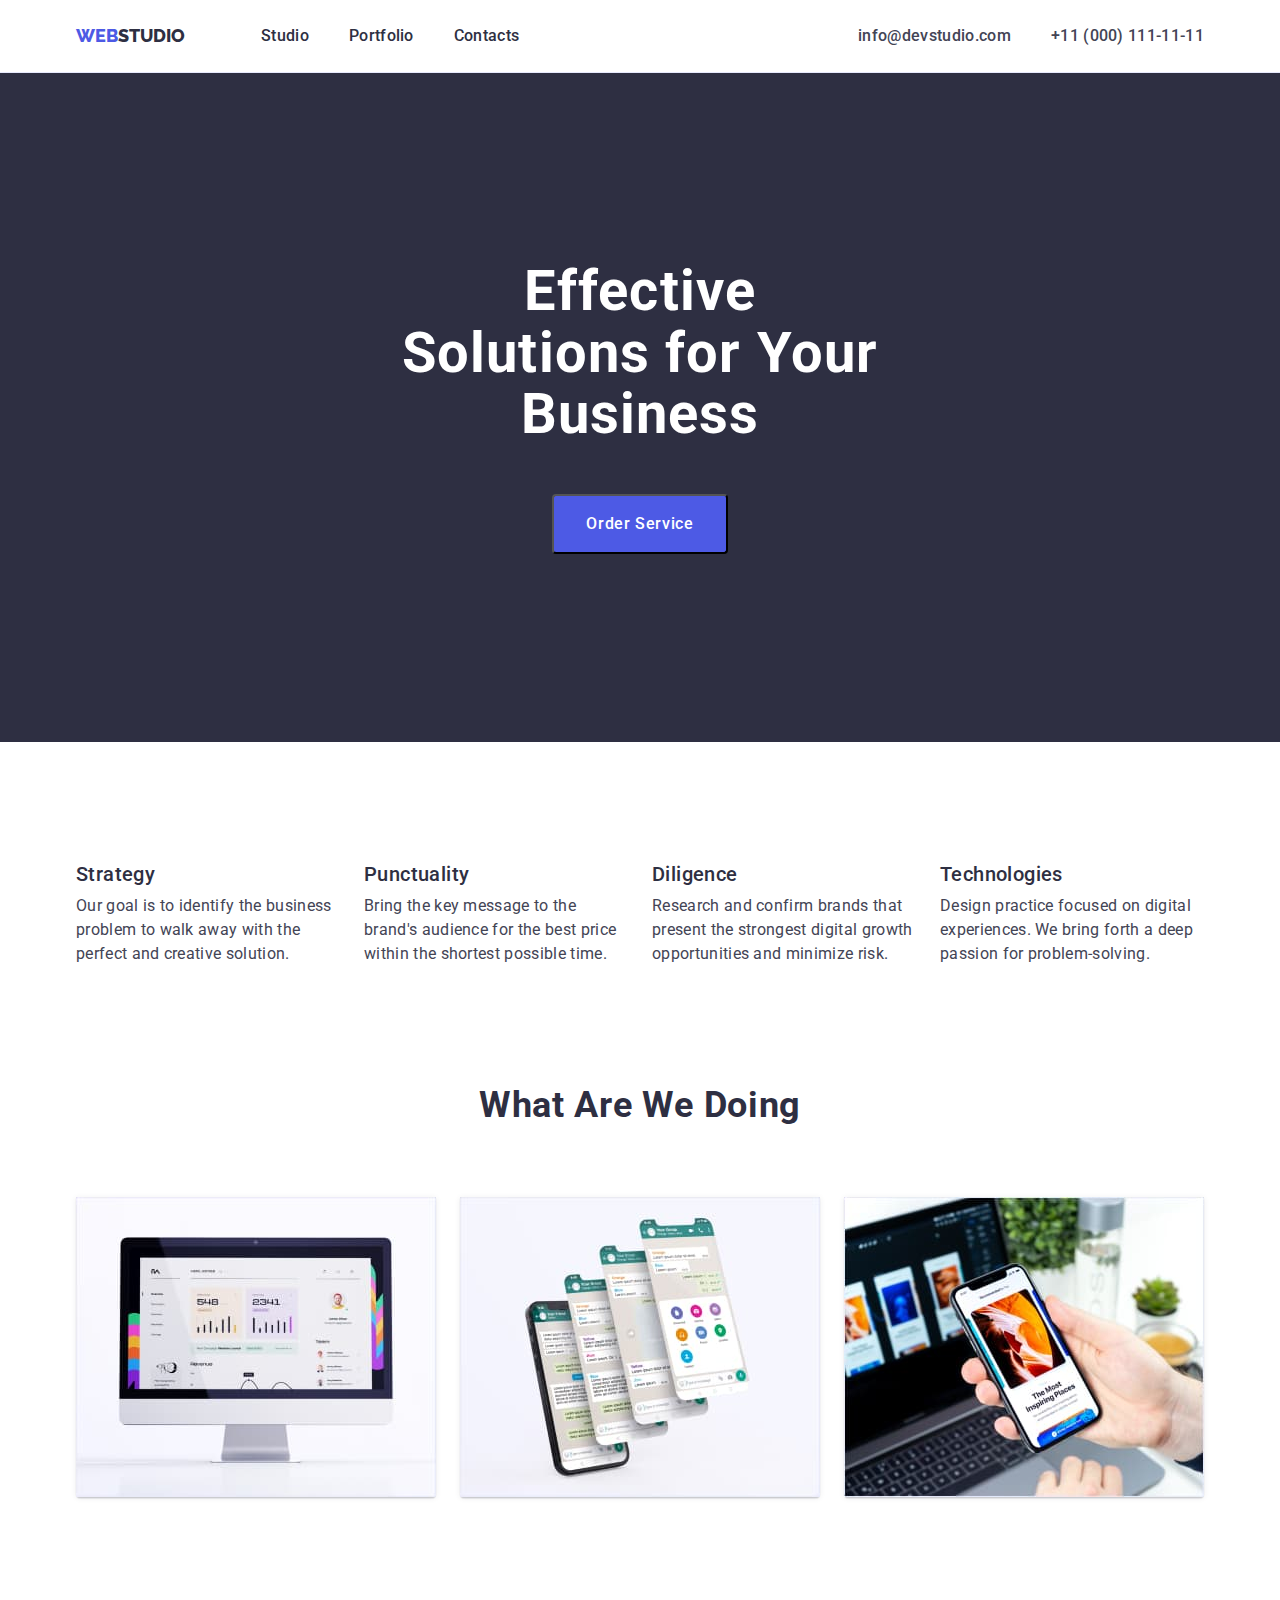
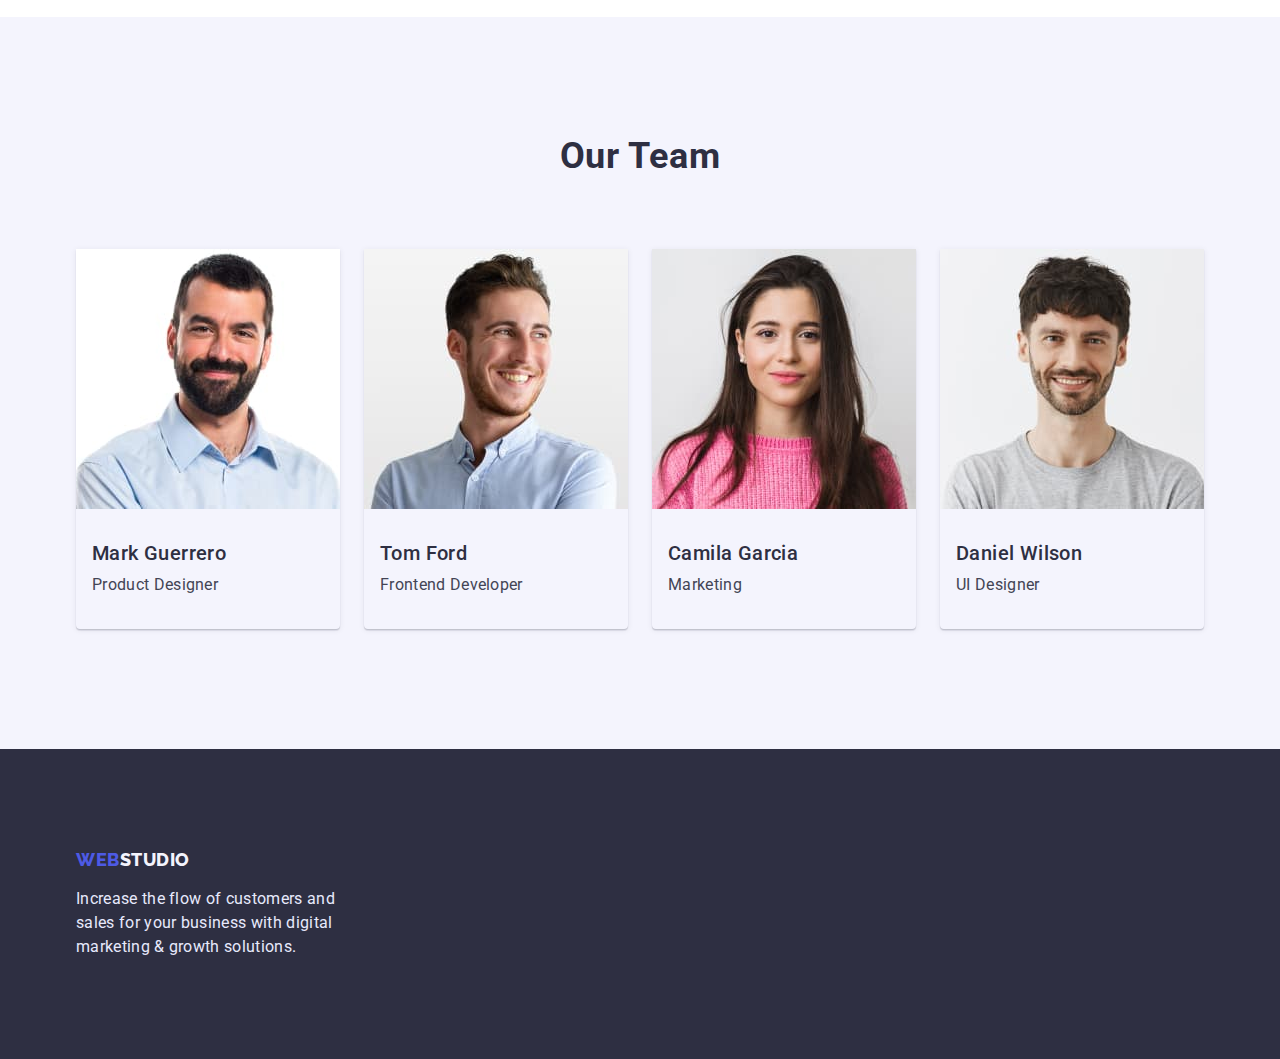
<file: index.html>
<!DOCTYPE html>
<html lang="en">
  <head>
    <meta charset="UTF-8" />
    <meta http-equiv="X-UA-Compatible" content="IE=edge" />
    <meta name="viewport" content="width=device-width, initial-scale=1.0" />
    <title>Document</title>
    
    <link rel="preconnect" href="https://fonts.googleapis.com" />
    <link rel="preconnect" href="https://fonts.gstatic.com" crossorigin />
    <link
      href="https://fonts.googleapis.com/css2?family=Raleway:wght@800&family=Roboto:wght@400;500;700&display=swap"
      rel="stylesheet"
    />
    <link
      rel="stylesheet"
      href="https://cdnjs.cloudflare.com/ajax/libs/modern-normalize/1.1.0/modern-normalize.min.css"
    />
    <link rel="stylesheet" href="./css/styles.css" />
  </head>
  <body>
    <header class="headert">
      <div class="container">
        <div class="div-flex">
          <nav class="navigation">
            
            <a href="./index.html" class="logo"><span>Web</span>Studio</a>

            <ul class="site-nav">
              <li class="nav-flex">
                <a class="nav" href="./index.html">Studio</a>
              </li>
              <li class="nav-flex">
                <a class="nav" href="./portfolio.html">Portfolio</a>
              </li>
              <li class="nav-flex"><a class="nav" href="">Contacts</a></li>
            </ul>
          
          <address class="holder">
            <ul class="address-list-item">
              <li class="nav-flex">
                <a class="address-list" href="mailto:info@devstudio.com"
                  >info@devstudio.com</a
                >
              </li>
              <li class="nav-flex">
                <a class="address-list-tel" href="tel:+110001111111"
                  >+11 (000) 111-11-11</a
                >
              </li>
            </ul>
          </address>
        </nav>
      </div>
    </header>
    <main>
      <section class="thumbnail">
        <div class="container">
        <h1 class="title">Effective Solutions for Your Business</h1>

        <button class="btn" type="button">Order Service</button>
        </div>
      </section>

      <section class="section">
        <div class="container">
          <h2 hidden>features</h2>

          <ul class="aside">
            <li class="excerpt">
              <h3 class="subject">Strategy</h3>
              <p class="item">
                Our goal is to identify the business problem to walk away with
                the perfect and creative solution.
              </p>
            </li>
            <li class="excerpt">
              <h3 class="subject">Punctuality</h3>
              <p class="item">
                Bring the key message to the brand's audience for the best price
                within the shortest possible time.
              </p>
            </li>
            <li class="excerpt">
              <h3 class="subject">Diligence</h3>
              <p class="item">
                Research and confirm brands that present the strongest digital
                growth opportunities and minimize risk.
              </p>
            </li>
            <li class="excerpt">
              <h3 class="subject">Technologies</h3>
              <p class="item">
                Design practice focused on digital experiences. We bring forth a
                deep passion for problem-solving.
              </p>
            </li>
          </ul>
        </div>
      </section>
      <section class="content">
        <div class="container">
          <h2 class="heading">What are we doing</h2>
          <ul class="pic">
            <li class="image">
              <img
                src="./images/photo1.jpg"
                alt="monitor of computer"
                width="360"
              />
            </li>
            <li class="image">
              <img
                src="./images/photo2.jpg"
                alt="step-by-step instructions for services"
                width="360"
              />
            </li>
            <li class="image">
              <img src="./images/photo3.jpg" alt="phone in hand" width="360" />
            </li>
          </ul>
        </div>
      </section>
      <section class="inner">
        <div class="container">
          <h2 class="heading medium">Our Team</h2>
          <ul class="picture">
            <li class="image">
              <img src="./images/img-1.jpg" alt="employee photo" width="264" />
              <div class="foto">
              <h3 class="headline">Mark Guerrero</h3>
              <p class="desc">Product Designer</p></div>
            </li>
            <li class="image">
              <img src="./images/img-2.jpg" alt="employee photo" width="264" />
              <div class="foto">
              <h3 class="headline">Tom Ford</h3>
              <p class="desc">Frontend Developer</p></div>
            </li>
            <li class="image">
              <img src="./images/img-3.jpg" alt="employee photo" width="264" />
              <div class="foto">
              <h3 class="headline">Camila Garcia</h3>
              <p class="desc">Marketing</p>
              </div>
            </li>
            <li class="image">
              <img src="./images/img-4.jpg" alt="employee photo" width="264" />
              <div class="foto">
              <h3 class="headline">Daniel Wilson</h3>
              <p class="desc">UI Designer</p></div>
            </li>
          </ul>
        </div>
      </section>
    </main>
    <footer class="footer">
      <div class="container">
        <div snippet>
        <a href="./index.html" class="logo-desc"><span>Web</span>Studio</a>
        <p class="items">
          Increase the flow of customers and sales for your business with
          digital marketing & growth solutions.
        </p>
        </div>
      </div>
    </footer>
  </body>
</html>
</file>
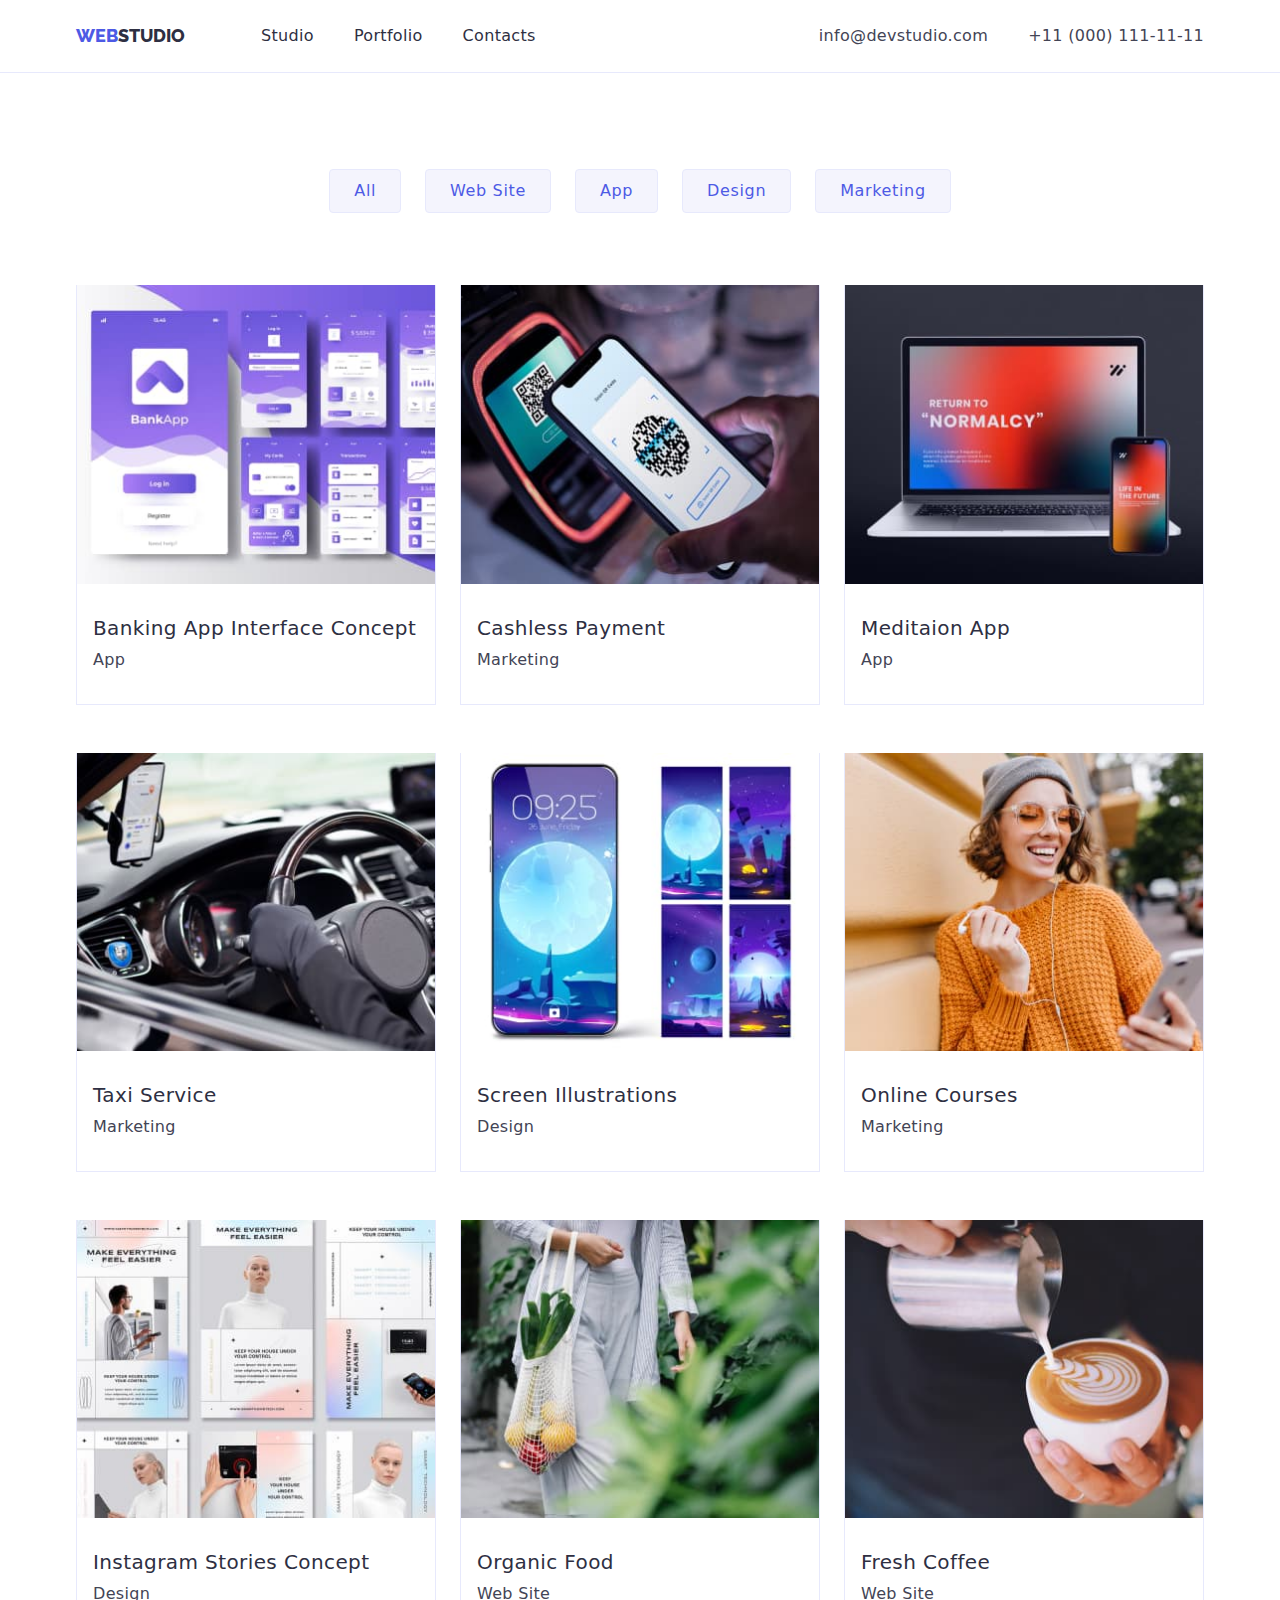
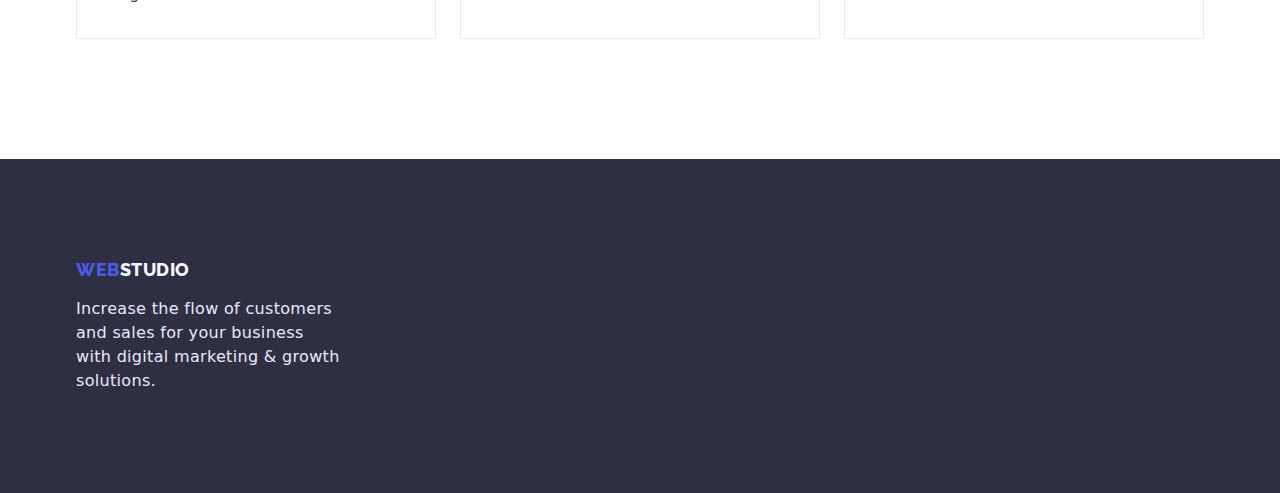
<file: portfolio.html>
<!DOCTYPE html>
<html lang="en">
  <head>
    <meta charset="UTF-8" />
    <meta http-equiv="X-UA-Compatible" content="IE=edge" />
    <meta name="viewport" content="width=device-width, initial-scale=1.0" />
    <title>Document</title>
    <link rel="stylesheet" href="./css/styles.css" />
    <link rel="preconnect" href="https://fonts.googleapis.com" />
    <link rel="preconnect" href="https://fonts.gstatic.com" crossorigin />
    <link
      href="https://fonts.googleapis.com/css2?family=Raleway:wght@800&family=Roboto:wght@400;500;700&display=swap"
      rel="stylesheet"
    />
    <link
      rel="stylesheet"
      href="https://cdnjs.cloudflare.com/ajax/libs/modern-normalize/1.1.0/modern-normalize.min.css"
    />
  </head>
  <body>
    <header class="headert">
      <div class="container">
        <div class="div-flex">
          <nav class="navigation">
            
            <a href="./index.html" class="logo"><span>Web</span>Studio</a>

            <ul class="site-nav">
              <li class="nav-flex">
                <a class="nav" href="./index.html">Studio</a>
              </li>
              <li class="nav-flex">
                <a class="nav" href="./portfolio.html">Portfolio</a>
              </li>
              <li class="nav-flex"><a class="nav" href="">Contacts</a></li>
            </ul>
          
          <address class="holder">
            <ul class="address-list-item">
              <li class="nav-flex">
                <a class="address-list" href="mailto:info@devstudio.com"
                  >info@devstudio.com</a
                >
              </li>
              <li class="nav-flex">
                <a class="address-list-tel" href="tel:+110001111111"
                  >+11 (000) 111-11-11</a
                >
              </li>
            </ul>
          </address>
        </nav>
      </div>
    </header>
    <main>
      <section class="control">
        <div class="container">
          <h1 hidden>Our Portfolio</h1>
          <ul class="btn-tiny">
            <li class="wide">
              <button class="btn-large" type="button">All</button>
            </li>
            <li class="wide"><button class="btn-large" type="button">Web Site</button></li>
            <li class="wide"><button class="btn-large" type="button">App</button></li>
            <li class="wide"><button class="btn-large" type="button">Design</button></li>
            <li class="wide"><button class="btn-large" type="button">Marketing</button></li>
          </ul>
          <ul class="pic">
            <li class="item-list">
              <a class="thumb" href="">
                <img
                  src="./images/portfolio1.jpg"
                  alt="bank application"
                  width="360"
                /><div class="huge">
                <h2 class="headline">Banking App Interface Concept</h2>
                <p class="desc">App</p></div>
              </a>
            </li>
            <li class="item-list">
              <a class="thumb" href="">
                <img
                  src="./images/portfolio2.jpg"
                  alt="smartphone payment"
                  width="360"
                /><div class="huge">
                <h2 class="headline">Cashless Payment</h2>
                <p class="desc">Marketing</p></div>
              </a>
            </li>
            <li class="item-list">
              <a class="thumb" href="">
                <img
                  src="./images/portfolio3.jpg"
                  alt="phone and laptop"
                  width="360"
                /><div class="huge">
                <h2 class="headline">Meditaion App</h2>
                <p class="desc">App</p></div>
              </a>
            </li>
            <li class="item-list">
              <a class="thumb" href="">
                <img
                  src="./images/portfolio4.jpg"
                  alt="driver in the car"
                  width="360"
                /><div class="huge">
                <h2 class="headline">Taxi Service</h2>
                <p class="desc">Marketing</p></div>
              </a>
            </li>
            <li class="item-list">
              <a class="thumb" href="">
                <img
                  src="./images/portfolio5.jpg"
                  alt="moon photo on phone"
                  width="360"
                /><div class="huge">
                <h2 class="headline">Screen Illustrations</h2>
                <p class="desc">Design</p></div>
              </a>
            </li>
            <li class="item-list">
              <a class="thumb" href="">
                <img
                  src="./images/portfolio6.jpg"
                  
                  alt="happy girl"
                  width="360"
                />
                <div class="huge">
                <h2 class="headline">Online Courses</h2>
                <p class="desc">Marketing</p></div>
              </a>
            </li>
            <li class="item-list">
              <a class="thumb" href="">
                <img
                  src="./images/portfolio7.jpg"
                  alt="makeup service ad"
                  width="360"
                />
                <div class="huge">
                <h2 class="headline">Instagram Stories Concept</h2>
                <p class="desc">Design</p></div>
              </a>
            </li>
            <li class="item-list">
              <a class="thumb" href="">
                <img
                  src="./images/portfolio8.jpg"
                  alt="girl carrying vegetables in a basket"
                  width="360"
                /><div class="huge">
                <h2 class="headline">Organic Food</h2>
                <p class="desc">Web Site</p></div>
              </a>
            </li>
            <li class="item-list">
              <a class="thumb" href="">
                <img
                  src="./images/portfolio9.jpg"
                  alt="barista makes coffe"
                  width="360"
                /><div class="huge">
                <h2 class="headline">Fresh Coffee</h2>
                <p class="desc">Web Site</p></div>
              </a>
            </li>
          </ul>
        </div>
      </section>
    </main>
    <footer class="footer">
      <div class="container">
        <div snippet></div>
        <a class="logo-desc" href="./index.html"><span>Web</span>Studio</a>
        <p class="items">
          Increase the flow of customers and sales for your business with
          digital marketing & growth solutions.
        </p>
        </div>
      </div>
    </footer>
  </body>
</html>
</file>
<file: css/styles.css>
a {
  text-decoration: none;
}
ul {
  margin: 0;
  padding: 0;
  list-style: 0;
}
h1,
h2,
h3,
h4,
p {
  margin: 0;
}
img {
  display: block;
  max-width: 100%;
  height: auto;
}
body {
  font-family: "Roboto", sans-serif;
  color: #434455;
  margin: 0;
}

.container {
  padding-left: 15px;
  padding-right: 15px;
  margin-left: auto;
  margin-right: auto;
  width: 1158px;
}
.headert {
  padding: 24px 0;
  border-bottom: 1px solid #e7e9fc;
}

/* ЛОГО */
.logo > span {
  font-family: "Raleway", sans-serif;
  font-size: 18px;
  line-height: 1.3;
  color: #4d5ae5;
  text-transform: uppercase;
  font-weight: 800;
  text-decoration: none;
}

.logo {
  font-family: "Raleway", sans-serif;
  font-size: 18px;
  line-height: 1.3;
  color: #2e2f42;
  text-transform: uppercase;
  font-weight: 800;
  text-decoration: none;
}

.site-nav {
  font-weight: 500;
  list-style-type: none;
  display: flex;
  margin-left: 76px;
}
.site-nav .nav {
  display: block;
}
.site-nav .nav-flex:not(:last-child) {
  margin-right: 40px;
}

.nav {
  font-size: 16px;
  line-height: 1.5;
  letter-spacing: 0.02em;
  color: #2e2f42;
  text-decoration: none;
}
.navigation {
  display: flex;
  text-align: center;
}
.nav:hover,
.nav:focus {
  color: #404bbf;
}
.address-list {
  text-decoration: none;
  color: #434455;
}
.address-list-tel {
  text-decoration: none;
  color: #434455;
}

.address-list-item {
  display: flex;
  font-size: 16px;
  line-height: 1.5;
  letter-spacing: 0.02em;
  list-style-type: none;
  font-style: normal;
  font-weight: 500;
  margin-top: 0;
  margin-bottom: 0;
  margin-left: auto;
}
.address-list-item .nav-flex + .nav-flex {
  margin-left: 40px;
}

.address-list:hover,
.address-list:focus {
  color: #404bbf;
}
.holder {
  margin-left: auto;
}
/* Секция Герой */
.title {
  font-weight: 700;
  font-size: 56px;
  letter-spacing: 0.02em;
  line-height: 1.1;
  color: #ffffff;
  width: 494px;
  margin: auto;
}
.thumbnail {
  text-align: center;
  background-color: #2e2f42;
  padding-bottom: 188px;
  padding-top: 188px;
}
button {
  font-family: inherit;
  cursor: pointer;
}
.btn:hover,
.btn:focus {
  background-color: #404bbf;
}
.btn-tiny {
  list-style-type: none;
  display: flex;
  justify-content: center;

  margin-bottom: 72px;
}
.btn-large {
  font-weight: 500;
  display: flex;
  align-items: center;
  text-align: center;
  letter-spacing: 0.04em;
  background: #f4f4fd;
  color: #4d5ae5;
  display: inline-block;
  border: 1px solid #e7e9fc;
  border-radius: 4px;
  min-width: 30px;
  padding: 12px 24px;
}
.btn-large:hover,
.btn-large:focus {
  background-color: #404bbf;
  color: #ffffff;
}
.btn {
  font-weight: 500;
  align-items: center;
  font-size: 16px;
  line-height: 1.5;
  letter-spacing: 0.04em;
  color: #ffffff;
  background: #4d5ae5;
  border-radius: 4px;
  padding: 16px 32px;
  display: inline-block;
  min-width: 169px;
  text-align: center;
  margin-top: 48px;
}
/* Секция1 */
.section {
  padding-top: 120px;
  padding-bottom: 120px;
}
.subject {
  font-weight: 500;
  font-size: 20px;
  line-height: 1.2;
  color: #2e2f42;
  letter-spacing: 0.02em;
  margin-bottom: 8px;
}
.item {
  font-size: 16px;
  line-height: 1.5;
  color: #434455;
  letter-spacing: 0.02em;
  list-style-type: none;
  margin-top: 0;

  width: 264px;
}
.aside {
  list-style-type: none;

  display: flex;
}
.excerpt {
  margin-right: 24px;
}
.excerpt:last-child {
  margin-right: 0px;
}
/* Секция2 */
.heading {
  font-weight: 700;
  font-size: 36px;
  line-height: 1.1;
  text-align: center;
  text-transform: capitalize;
  color: #2e2f42;
  letter-spacing: 0.02em;
  margin-bottom: 72px;
  margin-top: 0;
}
.content {
  padding-bottom: 120px;
}
.pic {
  list-style-type: none;

  display: flex;
  flex-wrap: wrap;
}
.image {
  box-shadow: 0px 1px 6px rgba(46, 47, 66, 0.08),
    0px 1px 1px rgba(46, 47, 66, 0.16), 0px 2px 1px rgba(46, 47, 66, 0.08);
  border-radius: 0px 0px 4px 4px;
  margin-right: 24px;
}
.image:last-child {
  margin-right: 0px;
}
/* Секция3 */
.thumb {
  text-decoration: none;
}

.headline {
  font-weight: 500;
  font-size: 20px;
  line-height: 1.2;
  letter-spacing: 0.02em;
  color: #2e2f42;

  margin-bottom: 8px;
}

.desc {
  font-size: 16px;
  line-height: 1.5;
  letter-spacing: 0.02em;
  list-style-type: none;
  color: #434455;
  margin: 0;
}
.picture {
  list-style-type: none;
  margin-top: 0;

  display: flex;
}
.inner {
  padding-bottom: 120px;
  padding-top: 120px;
  background: #f4f4fd;
}
.foto {
  padding: 32px 16px 32px 16px;
}
/* Футер */
.logo-desc {
  font-family: "Raleway", sans-serif;
  font-weight: 800;
  font-size: 18px;
  line-height: 1.2;
  display: flex;
  align-items: center;
  letter-spacing: 0.03em;
  text-transform: uppercase;
  color: #f4f4fd;
  background-color: #2e2f42;
  text-decoration: none;
  display: inline-block;

  margin-bottom: 16px;
}
.logo-desc > span {
  font-family: "Raleway", sans-serif;
  font-style: normal;
  font-weight: 800;
  font-size: 18px;
  line-height: 1.2;
  align-items: center;
  letter-spacing: 0.03em;
  text-transform: uppercase;
  color: #4d5ae5;
  text-decoration: none;

  margin-bottom: 16px;
}
.footer {
  padding-top: 100px;
  padding-bottom: 100px;
  background-color: #2e2f42;
}
.items {
  color: #e7e9fc;
  background-color: #2e2f42;
  font-size: 16px;
  line-height: 1.5;
  letter-spacing: 0.02em;
  margin-top: 0px;

  width: 264px;
}
.snippet {
  width: 264px;
}
/* Portfolio */

.item-list {
  width: 360px;
  margin-bottom: 48px;
  margin-right: 24px;
  border-left: 1px solid #e7e9fc;
  border-right: 1px solid #e7e9fc;
  border-bottom: 1px solid #e7e9fc;
}
.item-list:nth-child(3n) {
  margin-right: 0px;
}
.item-list:nth-child(n + 7) {
  margin-bottom: 0;
}
.control {
  padding-top: 96px;
  padding-bottom: 120px;
}
.wide {
  margin-right: 24px;
}
.wide:last-child {
  margin-right: 0px;
}
.huge {
  padding: 32px 16px;
}
</file>
